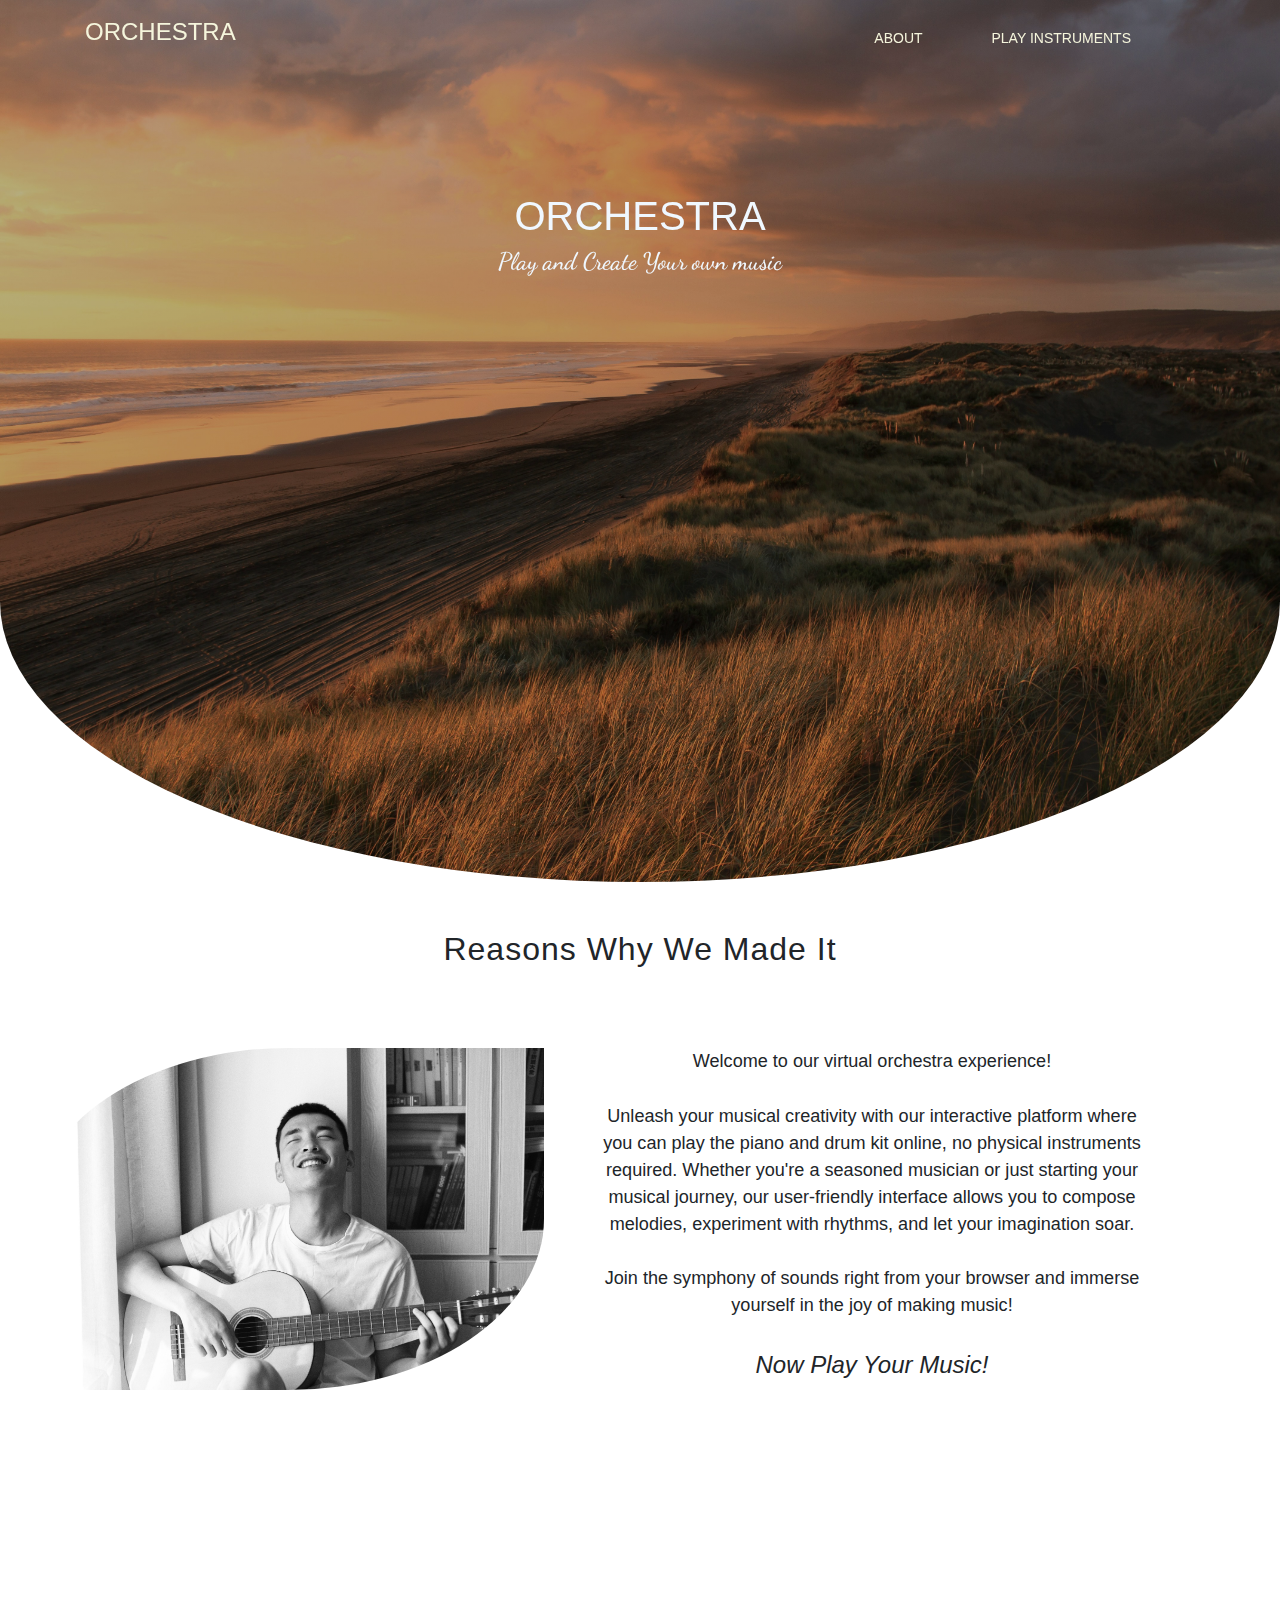
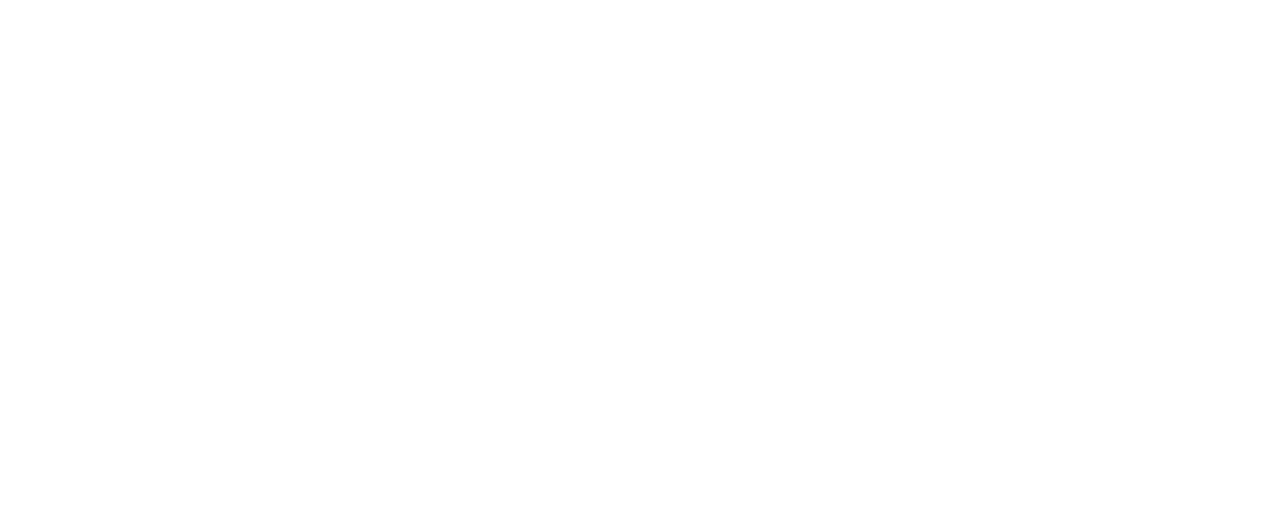
<file: index.html>
<!DOCTYPE html>
<html lang="en">

<head>
    <meta charset="UTF-8">
    <meta name="viewport" content="width=device-width, initial-scale=1.0">
    <title>Orchestra</title>
    <link rel="stylesheet" href="https://cdn.jsdelivr.net/npm/bootstrap@4.3.1/dist/css/bootstrap.min.css"
        integrity="sha384-ggOyR0iXCbMQv3Xipma34MD+dH/1fQ784/j6cY/iJTQUOhcWr7x9JvoRxT2MZw1T" crossorigin="anonymous">
    <script src="https://code.jquery.com/jquery-3.3.1.slim.min.js"
        integrity="sha384-q8i/X+965DzO0rT7abK41JStQIAqVgRVzpbzo5smXKp4YfRvH+8abtTE1Pi6jizo"
        crossorigin="anonymous"></script>
    <script src="https://cdn.jsdelivr.net/npm/popper.js@1.14.7/dist/umd/popper.min.js"
        integrity="sha384-UO2eT0CpHqdSJQ6hJty5KVphtPhzWj9WO1clHTMGa3JDZwrnQq4sF86dIHNDz0W1"
        crossorigin="anonymous"></script>
    <script src="https://cdn.jsdelivr.net/npm/bootstrap@4.3.1/dist/js/bootstrap.min.js"
        integrity="sha384-JjSmVgyd0p3pXB1rRibZUAYoIIy6OrQ6VrjIEaFf/nJGzIxFDsf4x0xIM+B07jRM"
        crossorigin="anonymous"></script>
    <link rel="stylesheet" href="index1.html">
    <link rel="stylesheet" href="index2.html">
    <link rel="stylesheet" href="home.css">
    <link href="https://fonts.googleapis.com/css2?family=Courgette&family=Dancing+Script&family=Satisfy&display=swap"
        rel="stylesheet">
    <link rel="stylesheet" href="https://unpkg.com/aos@next/dist/aos.css" />

</head>

<body>

    <div class="background" data-aos="fade-down" data-aos-easing="ease-in-out" ata-aos-offset="400" data-aos-delay="60"
        data-aos-duration="1000">
        <div class="container">
            <h4 class="logo" data-aos="fade-down" data-aos-easing="ease-in-out" ata-aos-offset="600"
                data-aos-delay="100" data-aos-duration="2000">Orchestra</h4>

            <nav data-aos="fade-down" data-aos-easing="ease-in-out" ata-aos-offset="600" data-aos-delay="100"
                data-aos-duration="2000">
                <ul>
                    <li><a href="#About">About</a></li>
                    <li><a href="#Play">Play Instruments</a></li>
                </ul>
            </nav>
        </div>

        <div class="quotes" data-aos="fade-down" data-aos-easing="ease-in-out" ata-aos-offset="600" data-aos-delay="700"
            data-aos-duration="2000">
            <h3>Orchestra</h3>
            <h5>Play and Create Your own music</h5>
        </div>
    </div>

    <section id="About">
        <div class="about">
            <h3>Reasons Why We made it</h3>
            <div class="aboutpara">
                <image src="homeimage/home.jpg" class="image" alt=""></image>
                <p> Welcome to our virtual orchestra experience! <br><br>Unleash your musical creativity with our
                    interactive
                    platform where you can play the piano and drum kit online, no physical instruments required. Whether
                    you're a seasoned musician or just starting your musical journey, our user-friendly interface allows
                    you to compose melodies, experiment with rhythms, and let your imagination soar.<br><br> Join the
                    symphony
                    of sounds right from your browser and immerse yourself in the joy of making music!<br><br><span>Now
                        Play Your Music!</span></p>
            </div>
        </div>
    </section>

    <section id="Play">
        <div class="play" data-aos="fade-up" data-aos-easing="ease-in-out" ata-aos-offset="400" data-aos-delay="60"
            data-aos-duration="1000">

            <div class="heading">
                <h3>Play Instruments</h3>
            </div>
            <div class="images">

                <button class="btn1 drum"><a href="index2.html"><span class="hidden">Play</span></a></button>
                <button class="btn2 drum"><a href="index1.html"><span class="hidden">Play</span></a></button>
            </div>
            <footer>
                <h6>Created and Developed by Abha Tiwari</h6>
            </footer>
        </div>
    </section>

    <script src="https://unpkg.com/aos@next/dist/aos.js"></script>
    <script>
        AOS.init();
    </script>
</body>

</html>
</file>
<file: home.css>
body {
  margin: 0;
  padding: 0;
  width: 100%;
  height: 100vh;

}

html {
  scroll-behavior: smooth;
  
}

header::after {
  content: '';
  display: table;
  clear: both;
}

.logo {
  float: left;
  padding: 1rem 0;
  margin-left: 0rem;
  margin-top: .1rem;
  text-transform: uppercase;
  color: beige;
}

nav {
  float: right;
  font-weight: 500;
  font-size: 1.1rem;

}

nav ul {
  margin: 0;
  padding: 0;
  list-style: none;
}

nav li {
  display: inline-block;
  padding-top: 1.5rem;
  position: relative;
  margin-right: 4rem;
  text-transform: capitalize;
}

nav a {
  color: beige;
  text-decoration: none;
  text-transform: uppercase;
  font-size: 14px;
}

nav a:hover {
  color: aliceblue;
  text-decoration: none;
}

nav a::before {
  content: '';
  display: block;
  height: 5px;
  background-color: aliceblue;

  position: absolute;
  width: 0%;
  bottom: -1rem;

  transition: all ease-in-out 250ms;
}

nav a:hover::before {
  width: 100%;
}

.background {

  position: relative;
  width: 100%;
  height: 98%;
  text-align: center;
  justify-content: center;
  overflow: hidden;
  background-image: linear-gradient(rgba(0, 0, 0, 0.288),
      rgba(0, 0, 0, 0.288)), url(homebackground/background1.jpg);
  background-repeat: no-repeat;
  background-size: cover;

  border-radius: 0 0 55% 55% / 35%;
}

.quotes {
  margin-top: 12rem;
  color: aliceblue;
}

.quotes h3 {
  text-transform: uppercase;
  font-size: 2.5rem;
}

.quotes h5 {
  font-family: 'Dancing Script', cursive;
  font-size: 1.5rem;
}

.aboutpara {
  display: flex;
  flex-direction: row;
  justify-content: center;
  text-align: justify;
  margin-top: 5rem;
}

.aboutpara p {
  margin-left: 3rem;
  margin-right: 8rem;
  font-size: 1.13rem;
  text-align: center;
}

span {
  font-size: 1.5rem;
  font-family: 'Franklin Gothic Medium', 'Arial Narrow', Arial, sans-serif;
  font-style: italic;
}

.about h3 {
  text-align: center;
  justify-content: center;
  margin-top: 3rem;
  margin-bottom: 3rem;
  text-transform: capitalize;
  font-family: 'Franklin Gothic Medium', 'Arial Narrow', Arial, sans-serif;
  letter-spacing: 1px;
  font-size: 2rem;
}

.about {
  margin-top: 3rem;
  margin-bottom: 3rem;
}

.image {
  height: 60%;
  width: 40%;
  margin-left: 2rem;
  border-radius: 55% 0 55% 0 /55%;

}

.play {
  position: relative;
  width: 100%;
  height: 100%;
  text-align: center;
  justify-content: center;
  overflow: hidden;
  background-image: linear-gradient(rgba(0, 0, 0, 0.477),
      rgba(0, 0, 0, 0.477)), url(homebackground/sunsetim.jpg);
  background-repeat: no-repeat;
  background-size: cover;
  border-radius: 65% 65% 0 0 /35%;


}

.play .heading {
  margin-top: 4rem;
  margin-bottom: 5rem;
  text-transform: capitalize;
  font-family: 'Franklin Gothic Medium', 'Arial Narrow', Arial, sans-serif;
}

.heading h3 {
  font-size: 2rem;
  letter-spacing: 1px;
  color: aliceblue;
}

.btn1 {
  background-image: linear-gradient(rgba(0, 0, 0, 0.18),
      rgba(0, 0, 0, 0.091)), url(homeimage/piano1.jpg);
}

.btn2 {
  background-image: linear-gradient(rgba(0, 0, 0, 0.18),
      rgba(0, 0, 0, 0.091)), url(homeimage/drum.jpg);

}

.drum {
  height: 13rem;
  width: 13rem;
  background-image: cover;
  background-repeat: no-repeat;
  background-size: 13rem;
  margin-right: 4rem;
  margin-left: 4rem;
  border-radius: 0 55% 0 55% /35%;
  border: 1ps solid white;
  color: aliceblue;

  font-family: 'Franklin Gothic Medium', 'Arial Narrow', Arial, sans-serif;


}

.hidden {
  opacity: 0;
  transition: opacity 0.8s ease;
}

a {
  text-decoration: none;
  color: white;
}

a:hover {
  text-decoration: none;
  color: antiquewhite;
}

.btn1:hover .hidden {
  opacity: 1;
  font-size: 2rem;


}

.btn2:hover .hidden {
  opacity: 1;
  font-size: 2rem;
}

.btn1:hover {
  background-image: linear-gradient(rgba(0, 0, 0, 0.477),
      rgba(0, 0, 0, 0.477)), url(homeimage/piano1.jpg);
}

.btn2:hover {
  background-image: linear-gradient(rgba(0, 0, 0, 0.477),
      rgba(0, 0, 0, 0.477)), url(homeimage/drum.jpg);
}

.images {
  flex: content;
  text-align: center;
  margin-bottom: 10rem;
}

footer {
  color: aliceblue;
  text-align: center;
  font-weight: 50;
  font-family: 'Times New Roman', Times, serif;
}

@media (max-width:1116px) {
  .aboutpara p {

    font-size: 1rem;
    text-align: center;
  }

}

@media (max-width:1029px) {
  .aboutpara {
    display: flex;
    flex-direction: column;
    justify-content: center;
    text-align: justify;
    margin-top: 5rem;
  }

  .aboutpara p {

    font-size: 1.13rem;
    text-align: center;
  }

  .image {
    height: 40%;
    width: 40%;
    margin-left: 17rem;
  }
}

@media (max-width:862px) {

  .image {
    margin-left: 13rem;
  }
}

@media (max-width:750px) {
  .image {

    margin-left: 11rem;
    margin-bottom: 3rem;
  }

  .aboutpara p {

    margin-right: 4rem;

  }

  nav li {
    margin-right: 1rem;
  }

  .quotes h3 {
    font-size: 2rem;
  }

  .quotes h5 {
    font-size: 1rem;
  }

}
</file>
